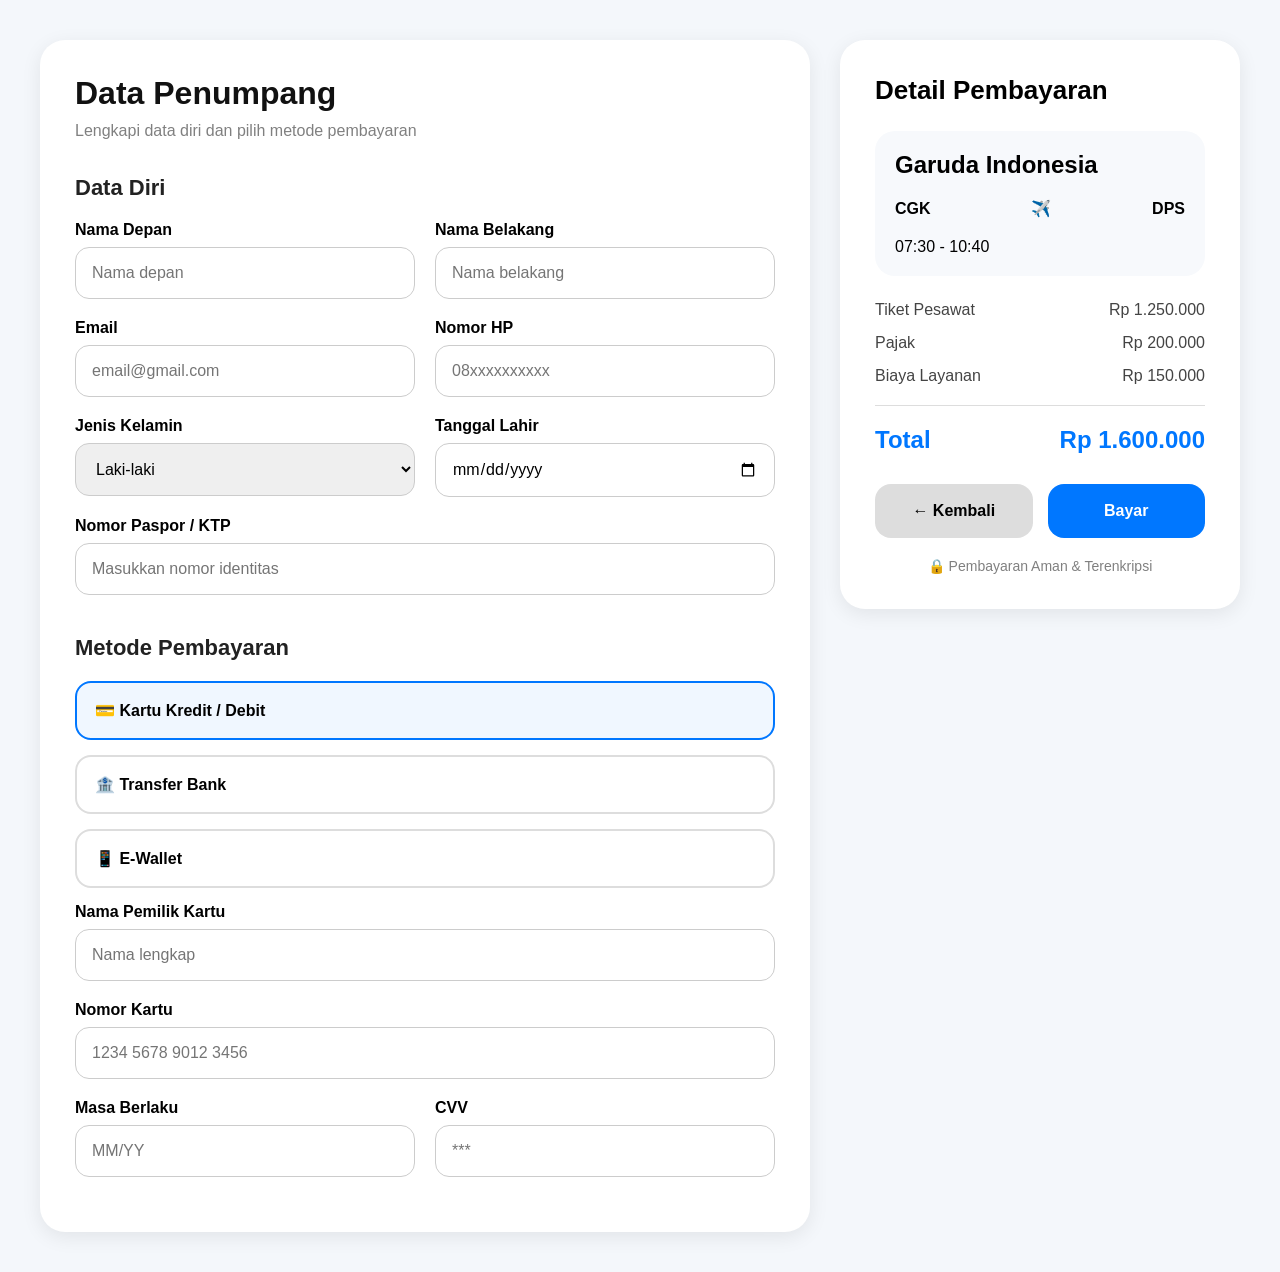
<file: pembayaran bali/pembayaran1.html>
<!DOCTYPE html>
<html lang="id">
<head>
  <meta charset="UTF-8">
  <meta name="viewport" content="width=device-width, initial-scale=1.0">

  <title>Data Diri & Pembayaran</title>
<link rel="icon" href="img/Logo.png">

  <style>

    *{
      margin:0;
      padding:0;
      box-sizing:border-box;
      font-family:Arial, sans-serif;
    }

    body{
      background:#f4f7fb;
      padding:40px 20px;
    }

    .container{
      max-width:1200px;
      margin:auto;
      display:grid;
      grid-template-columns:1fr 400px;
      gap:30px;
    }

    /* LEFT */

    .left{
      background:white;
      border-radius:25px;
      padding:35px;
      box-shadow:0 5px 20px rgba(0,0,0,0.08);
    }

    .title{
      font-size:32px;
      margin-bottom:10px;
      color:#111;
    }

    .subtitle{
      color:gray;
      margin-bottom:35px;
    }

    .section-title{
      font-size:22px;
      margin-bottom:20px;
      color:#222;
    }

    .input-group{
      margin-bottom:20px;
    }

    .input-group label{
      display:block;
      margin-bottom:8px;
      font-weight:600;
    }

    .input-group input,
    .input-group select{
      width:100%;
      padding:16px;
      border:1px solid #ccc;
      border-radius:14px;
      font-size:16px;
      outline:none;
      transition:0.3s;
    }

    .input-group input:focus,
    .input-group select:focus{
      border-color:#0077ff;
      box-shadow:0 0 0 4px rgba(0,119,255,0.1);
    }

    .row{
      display:grid;
      grid-template-columns:1fr 1fr;
      gap:20px;
    }

    /* PAYMENT METHOD */

    .method{
      border:2px solid #ddd;
      padding:18px;
      border-radius:16px;
      margin-bottom:15px;
      cursor:pointer;
      transition:0.3s;
      font-weight:bold;
    }

    .method:hover{
      border-color:#0077ff;
    }

    .method.active{
      border-color:#0077ff;
      background:#f0f7ff;
    }

    /* RIGHT */

    .right{
      background:white;
      border-radius:25px;
      padding:35px;
      height:fit-content;
      box-shadow:0 5px 20px rgba(0,0,0,0.08);
      position:sticky;
      top:20px;
    }

    .summary-title{
      font-size:26px;
      margin-bottom:25px;
    }

    .ticket-card{
      background:#f7f9fc;
      border-radius:20px;
      padding:20px;
      margin-bottom:25px;
    }

    .ticket-card h2{
      margin-bottom:10px;
    }

    .route{
      display:flex;
      justify-content:space-between;
      align-items:center;
      margin:20px 0;
      font-weight:bold;
    }

    .price-row{
      display:flex;
      justify-content:space-between;
      margin-bottom:15px;
      color:#444;
    }

    .line{
      width:100%;
      height:1px;
      background:#ddd;
      margin:20px 0;
    }

    .total{
      font-size:24px;
      font-weight:bold;
      color:#0077ff;
    }

    .button-group{
      display:flex;
      gap:15px;
      margin-top:30px;
    }

    .back-btn,
    .pay-btn{
      flex:1;
      padding:18px;
      border:none;
      border-radius:16px;
      cursor:pointer;
      font-size:16px;
      font-weight:bold;
      transition:0.3s;
    }

    .back-btn{
      background:#ddd;
    }

    .back-btn:hover{
      background:#cfcfcf;
    }

    .pay-btn{
      background:#0077ff;
      color:white;
    }

    .pay-btn:hover{
      background:#005fd1;
    }

    .secure{
      text-align:center;
      margin-top:20px;
      color:gray;
      font-size:14px;
    }

    @media(max-width:900px){

      .container{
        grid-template-columns:1fr;
      }

      .right{
        position:relative;
      }

    }

    @media(max-width:600px){

      .row{
        grid-template-columns:1fr;
      }

      .button-group{
        flex-direction:column;
      }

      .left,
      .right{
        padding:25px;
      }

    }

  </style>
</head>

<body>

  <div class="container">

    <!-- LEFT -->
    <div class="left">

      <h1 class="title">
        Data Penumpang
      </h1>

      <p class="subtitle">
        Lengkapi data diri dan pilih metode pembayaran
      </p>

      <!-- DATA DIRI -->

      <h2 class="section-title">
        Data Diri
      </h2>

      <div class="row">

        <div class="input-group">
          <label>Nama Depan</label>
          <input type="text" placeholder="Nama depan">
        </div>

        <div class="input-group">
          <label>Nama Belakang</label>
          <input type="text" placeholder="Nama belakang">
        </div>

      </div>

      <div class="row">

        <div class="input-group">
          <label>Email</label>
          <input type="email" placeholder="email@gmail.com">
        </div>

        <div class="input-group">
          <label>Nomor HP</label>
          <input type="number" placeholder="08xxxxxxxxxx">
        </div>

      </div>

      <div class="row">

        <div class="input-group">
          <label>Jenis Kelamin</label>

          <select>
            <option>Laki-laki</option>
            <option>Perempuan</option>
          </select>
        </div>

        <div class="input-group">
          <label>Tanggal Lahir</label>
          <input type="date">
        </div>

      </div>

      <div class="input-group">
        <label>Nomor Paspor / KTP</label>
        <input type="text" placeholder="Masukkan nomor identitas">
      </div>

      <!-- PAYMENT -->

      <h2 class="section-title" style="margin-top:40px;">
        Metode Pembayaran
      </h2>

      <div class="method active" onclick="selectMethod(this)">
        💳 Kartu Kredit / Debit
      </div>

      <div class="method" onclick="selectMethod(this)">
        🏦 Transfer Bank
      </div>

      <div class="method" onclick="selectMethod(this)">
        📱 E-Wallet
      </div>

      <!-- CARD -->

      <div class="input-group">
        <label>Nama Pemilik Kartu</label>
        <input type="text" placeholder="Nama lengkap">
      </div>

      <div class="input-group">
        <label>Nomor Kartu</label>
        <input type="text" placeholder="1234 5678 9012 3456">
      </div>

      <div class="row">

        <div class="input-group">
          <label>Masa Berlaku</label>
          <input type="text" placeholder="MM/YY">
        </div>

        <div class="input-group">
          <label>CVV</label>
          <input type="password" placeholder="***">
        </div>

      </div>

    </div>

    <!-- RIGHT -->
    <div class="right">

      <h2 class="summary-title">
        Detail Pembayaran
      </h2>

      <div class="ticket-card">

        <h2>Garuda Indonesia</h2>

        <div class="route">
          <span>CGK</span>
          <span>✈️</span>
          <span>DPS</span>
        </div>

        <p>07:30 - 10:40</p>

      </div>

      <div class="price-row">
        <span>Tiket Pesawat</span>
        <span>Rp 1.250.000</span>
      </div>

      <div class="price-row">
        <span>Pajak</span>
        <span>Rp 200.000</span>
      </div>

      <div class="price-row">
        <span>Biaya Layanan</span>
        <span>Rp 150.000</span>
      </div>

      <div class="line"></div>

      <div class="price-row total">
        <span>Total</span>
        <span>Rp 1.600.000</span>
      </div>

      <div class="button-group">

        <button class="back-btn" onclick="goBack()">
          ← Kembali
        </button>

        <button class="pay-btn" onclick="payNow()">
          Bayar
        </button>

      </div>

      <p class="secure">
        🔒 Pembayaran Aman & Terenkripsi
      </p>

    </div>

  </div>

  <script>

    const methods =
    document.querySelectorAll(".method");

    function selectMethod(selected){

      methods.forEach(method => {
        method.classList.remove("active");
      });

      selected.classList.add("active");

    }

    function goBack(){

      window.history.back();

    }

    function payNow(){

      alert("Pembayaran berhasil!");

      window.location.href = "eticket.html";

    }

  </script>

</body>
</html>
</file>
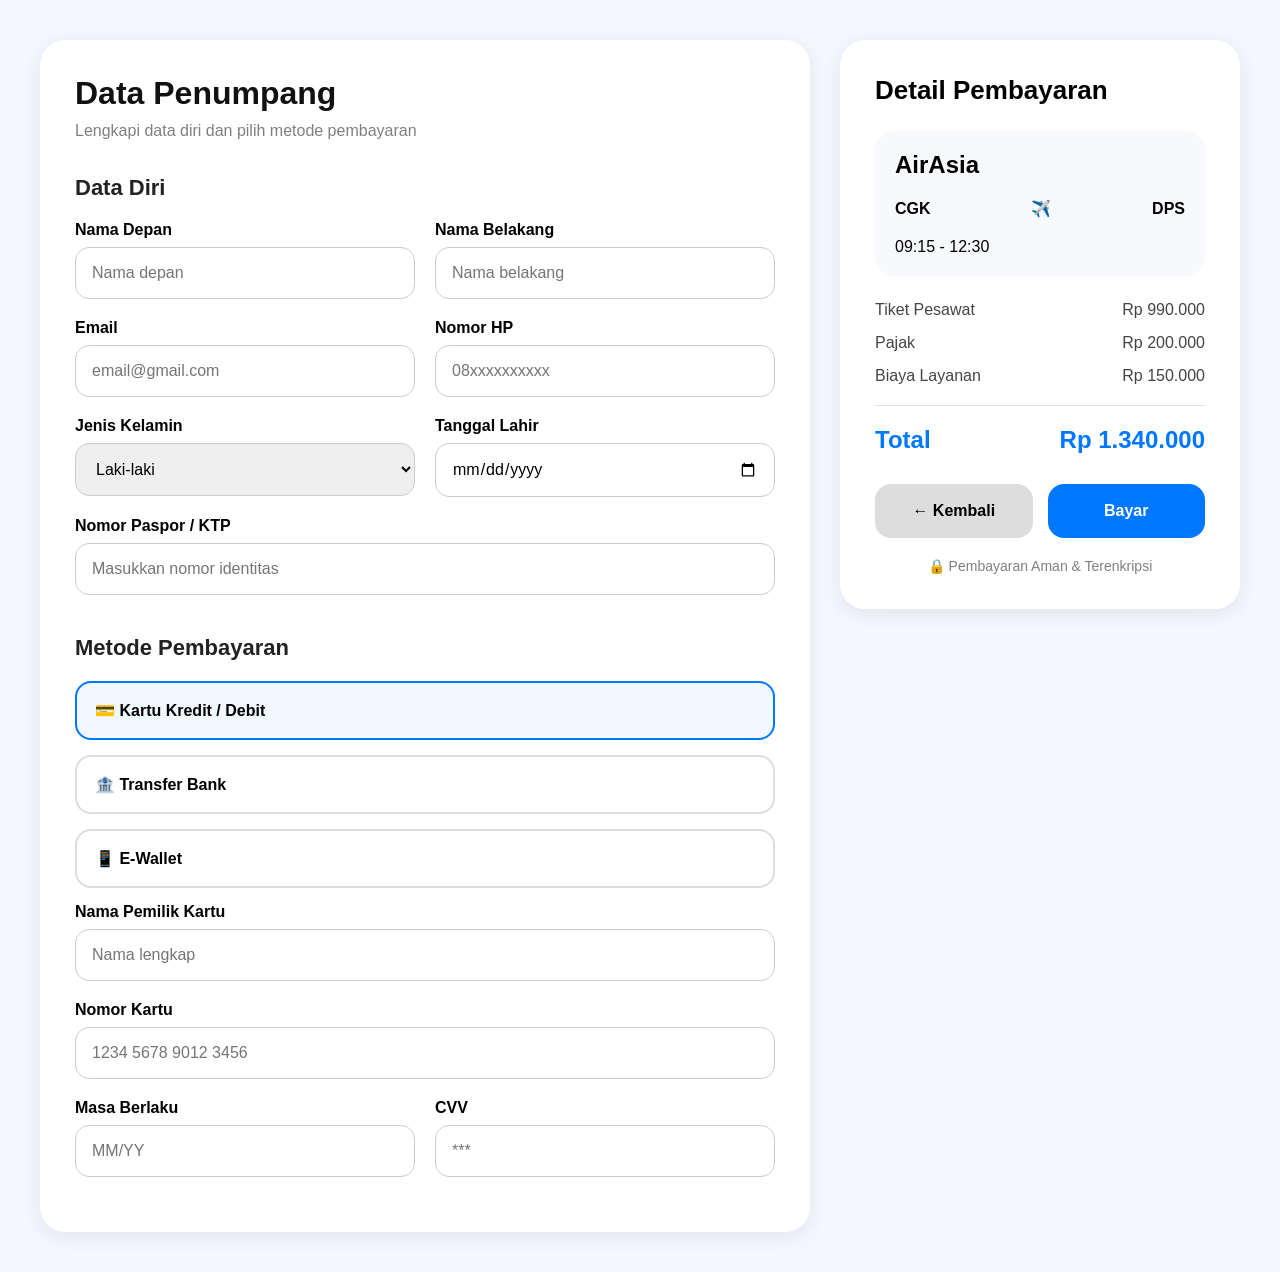
<file: pembayaran bali/pembayaran2.html>
<!DOCTYPE html>
<html lang="id">
<head>
  <meta charset="UTF-8">
  <meta name="viewport" content="width=device-width, initial-scale=1.0">

  <title>Data Diri & Pembayaran</title>
<link rel="icon" href="img/Logo.png">

  <style>

    *{
      margin:0;
      padding:0;
      box-sizing:border-box;
      font-family:Arial, sans-serif;
    }

    body{
      background:#f4f7fb;
      padding:40px 20px;
    }

    .container{
      max-width:1200px;
      margin:auto;
      display:grid;
      grid-template-columns:1fr 400px;
      gap:30px;
    }

    /* LEFT */

    .left{
      background:white;
      border-radius:25px;
      padding:35px;
      box-shadow:0 5px 20px rgba(0,0,0,0.08);
    }

    .title{
      font-size:32px;
      margin-bottom:10px;
      color:#111;
    }

    .subtitle{
      color:gray;
      margin-bottom:35px;
    }

    .section-title{
      font-size:22px;
      margin-bottom:20px;
      color:#222;
    }

    .input-group{
      margin-bottom:20px;
    }

    .input-group label{
      display:block;
      margin-bottom:8px;
      font-weight:600;
    }

    .input-group input,
    .input-group select{
      width:100%;
      padding:16px;
      border:1px solid #ccc;
      border-radius:14px;
      font-size:16px;
      outline:none;
      transition:0.3s;
    }

    .input-group input:focus,
    .input-group select:focus{
      border-color:#0077ff;
      box-shadow:0 0 0 4px rgba(0,119,255,0.1);
    }

    .row{
      display:grid;
      grid-template-columns:1fr 1fr;
      gap:20px;
    }

    /* PAYMENT METHOD */

    .method{
      border:2px solid #ddd;
      padding:18px;
      border-radius:16px;
      margin-bottom:15px;
      cursor:pointer;
      transition:0.3s;
      font-weight:bold;
    }

    .method:hover{
      border-color:#0077ff;
    }

    .method.active{
      border-color:#0077ff;
      background:#f0f7ff;
    }

    /* RIGHT */

    .right{
      background:white;
      border-radius:25px;
      padding:35px;
      height:fit-content;
      box-shadow:0 5px 20px rgba(0,0,0,0.08);
      position:sticky;
      top:20px;
    }

    .summary-title{
      font-size:26px;
      margin-bottom:25px;
    }

    .ticket-card{
      background:#f7f9fc;
      border-radius:20px;
      padding:20px;
      margin-bottom:25px;
    }

    .ticket-card h2{
      margin-bottom:10px;
    }

    .route{
      display:flex;
      justify-content:space-between;
      align-items:center;
      margin:20px 0;
      font-weight:bold;
    }

    .price-row{
      display:flex;
      justify-content:space-between;
      margin-bottom:15px;
      color:#444;
    }

    .line{
      width:100%;
      height:1px;
      background:#ddd;
      margin:20px 0;
    }

    .total{
      font-size:24px;
      font-weight:bold;
      color:#0077ff;
    }

    .button-group{
      display:flex;
      gap:15px;
      margin-top:30px;
    }

    .back-btn,
    .pay-btn{
      flex:1;
      padding:18px;
      border:none;
      border-radius:16px;
      cursor:pointer;
      font-size:16px;
      font-weight:bold;
      transition:0.3s;
    }

    .back-btn{
      background:#ddd;
    }

    .back-btn:hover{
      background:#cfcfcf;
    }

    .pay-btn{
      background:#0077ff;
      color:white;
    }

    .pay-btn:hover{
      background:#005fd1;
    }

    .secure{
      text-align:center;
      margin-top:20px;
      color:gray;
      font-size:14px;
    }

    @media(max-width:900px){

      .container{
        grid-template-columns:1fr;
      }

      .right{
        position:relative;
      }

    }

    @media(max-width:600px){

      .row{
        grid-template-columns:1fr;
      }

      .button-group{
        flex-direction:column;
      }

      .left,
      .right{
        padding:25px;
      }

    }

  </style>
</head>

<body>

  <div class="container">

    <!-- LEFT -->
    <div class="left">

      <h1 class="title">
        Data Penumpang
      </h1>

      <p class="subtitle">
        Lengkapi data diri dan pilih metode pembayaran
      </p>

      <!-- DATA DIRI -->

      <h2 class="section-title">
        Data Diri
      </h2>

      <div class="row">

        <div class="input-group">
          <label>Nama Depan</label>
          <input type="text" placeholder="Nama depan">
        </div>

        <div class="input-group">
          <label>Nama Belakang</label>
          <input type="text" placeholder="Nama belakang">
        </div>

      </div>

      <div class="row">

        <div class="input-group">
          <label>Email</label>
          <input type="email" placeholder="email@gmail.com">
        </div>

        <div class="input-group">
          <label>Nomor HP</label>
          <input type="number" placeholder="08xxxxxxxxxx">
        </div>

      </div>

      <div class="row">

        <div class="input-group">
          <label>Jenis Kelamin</label>

          <select>
            <option>Laki-laki</option>
            <option>Perempuan</option>
          </select>
        </div>

        <div class="input-group">
          <label>Tanggal Lahir</label>
          <input type="date">
        </div>

      </div>

      <div class="input-group">
        <label>Nomor Paspor / KTP</label>
        <input type="text" placeholder="Masukkan nomor identitas">
      </div>

      <!-- PAYMENT -->

      <h2 class="section-title" style="margin-top:40px;">
        Metode Pembayaran
      </h2>

      <div class="method active" onclick="selectMethod(this)">
        💳 Kartu Kredit / Debit
      </div>

      <div class="method" onclick="selectMethod(this)">
        🏦 Transfer Bank
      </div>

      <div class="method" onclick="selectMethod(this)">
        📱 E-Wallet
      </div>

      <!-- CARD -->

      <div class="input-group">
        <label>Nama Pemilik Kartu</label>
        <input type="text" placeholder="Nama lengkap">
      </div>

      <div class="input-group">
        <label>Nomor Kartu</label>
        <input type="text" placeholder="1234 5678 9012 3456">
      </div>

      <div class="row">

        <div class="input-group">
          <label>Masa Berlaku</label>
          <input type="text" placeholder="MM/YY">
        </div>

        <div class="input-group">
          <label>CVV</label>
          <input type="password" placeholder="***">
        </div>

      </div>

    </div>

    <!-- RIGHT -->
    <div class="right">

      <h2 class="summary-title">
        Detail Pembayaran
      </h2>

      <div class="ticket-card">

        <h2>AirAsia</h2>

        <div class="route">
          <span>CGK</span>
          <span>✈️</span>
          <span>DPS</span>
        </div>

        <p>09:15 - 12:30</p>

      </div>

      <div class="price-row">
        <span>Tiket Pesawat</span>
        <span>Rp 990.000</span>
      </div>

      <div class="price-row">
        <span>Pajak</span>
        <span>Rp 200.000</span>
      </div>

      <div class="price-row">
        <span>Biaya Layanan</span>
        <span>Rp 150.000</span>
      </div>

      <div class="line"></div>

      <div class="price-row total">
        <span>Total</span>
        <span>Rp 1.340.000</span>
      </div>

      <div class="button-group">

        <button class="back-btn" onclick="goBack()">
          ← Kembali
        </button>

        <button class="pay-btn" onclick="payNow()">
          Bayar
        </button>

      </div>

      <p class="secure">
        🔒 Pembayaran Aman & Terenkripsi
      </p>

    </div>

  </div>

  <script>

    const methods =
    document.querySelectorAll(".method");

    function selectMethod(selected){

      methods.forEach(method => {
        method.classList.remove("active");
      });

      selected.classList.add("active");

    }

    function goBack(){

      window.history.back();

    }

    function payNow(){

      alert("Pembayaran berhasil!");

      window.location.href = "eticket.html";

    }

  </script>

</body>
</html>
</file>
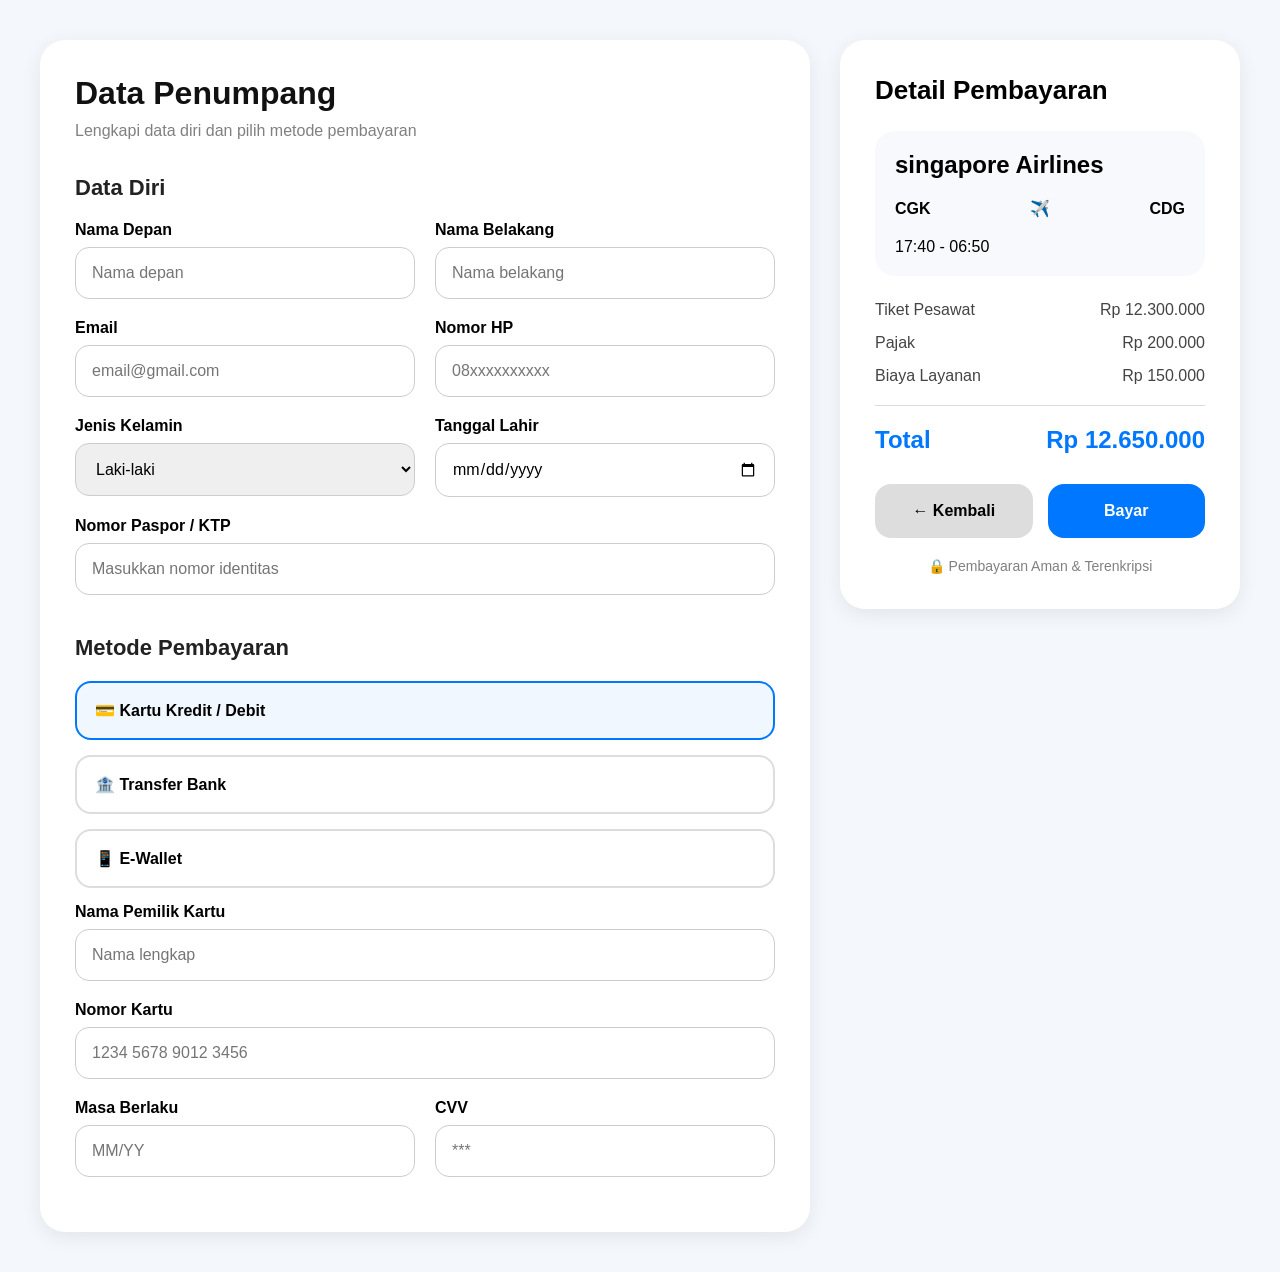
<file: pembayaran paris/pembayaran1.html>
<!DOCTYPE html>
<html lang="id">
<head>
  <meta charset="UTF-8">
  <meta name="viewport" content="width=device-width, initial-scale=1.0">

  <title>Data Diri & Pembayaran</title>
<link rel="icon" href="img/Logo.png">

  <style>

    *{
      margin:0;
      padding:0;
      box-sizing:border-box;
      font-family:Arial, sans-serif;
    }

    body{
      background:#f4f7fb;
      padding:40px 20px;
    }

    .container{
      max-width:1200px;
      margin:auto;
      display:grid;
      grid-template-columns:1fr 400px;
      gap:30px;
    }

    /* LEFT */

    .left{
      background:white;
      border-radius:25px;
      padding:35px;
      box-shadow:0 5px 20px rgba(0,0,0,0.08);
    }

    .title{
      font-size:32px;
      margin-bottom:10px;
      color:#111;
    }

    .subtitle{
      color:gray;
      margin-bottom:35px;
    }

    .section-title{
      font-size:22px;
      margin-bottom:20px;
      color:#222;
    }

    .input-group{
      margin-bottom:20px;
    }

    .input-group label{
      display:block;
      margin-bottom:8px;
      font-weight:600;
    }

    .input-group input,
    .input-group select{
      width:100%;
      padding:16px;
      border:1px solid #ccc;
      border-radius:14px;
      font-size:16px;
      outline:none;
      transition:0.3s;
    }

    .input-group input:focus,
    .input-group select:focus{
      border-color:#0077ff;
      box-shadow:0 0 0 4px rgba(0,119,255,0.1);
    }

    .row{
      display:grid;
      grid-template-columns:1fr 1fr;
      gap:20px;
    }

    /* PAYMENT METHOD */

    .method{
      border:2px solid #ddd;
      padding:18px;
      border-radius:16px;
      margin-bottom:15px;
      cursor:pointer;
      transition:0.3s;
      font-weight:bold;
    }

    .method:hover{
      border-color:#0077ff;
    }

    .method.active{
      border-color:#0077ff;
      background:#f0f7ff;
    }

    /* RIGHT */

    .right{
      background:white;
      border-radius:25px;
      padding:35px;
      height:fit-content;
      box-shadow:0 5px 20px rgba(0,0,0,0.08);
      position:sticky;
      top:20px;
    }

    .summary-title{
      font-size:26px;
      margin-bottom:25px;
    }

    .ticket-card{
      background:#f7f9fc;
      border-radius:20px;
      padding:20px;
      margin-bottom:25px;
    }

    .ticket-card h2{
      margin-bottom:10px;
    }

    .route{
      display:flex;
      justify-content:space-between;
      align-items:center;
      margin:20px 0;
      font-weight:bold;
    }

    .price-row{
      display:flex;
      justify-content:space-between;
      margin-bottom:15px;
      color:#444;
    }

    .line{
      width:100%;
      height:1px;
      background:#ddd;
      margin:20px 0;
    }

    .total{
      font-size:24px;
      font-weight:bold;
      color:#0077ff;
    }

    .button-group{
      display:flex;
      gap:15px;
      margin-top:30px;
    }

    .back-btn,
    .pay-btn{
      flex:1;
      padding:18px;
      border:none;
      border-radius:16px;
      cursor:pointer;
      font-size:16px;
      font-weight:bold;
      transition:0.3s;
    }

    .back-btn{
      background:#ddd;
    }

    .back-btn:hover{
      background:#cfcfcf;
    }

    .pay-btn{
      background:#0077ff;
      color:white;
    }

    .pay-btn:hover{
      background:#005fd1;
    }

    .secure{
      text-align:center;
      margin-top:20px;
      color:gray;
      font-size:14px;
    }

    @media(max-width:900px){

      .container{
        grid-template-columns:1fr;
      }

      .right{
        position:relative;
      }

    }

    @media(max-width:600px){

      .row{
        grid-template-columns:1fr;
      }

      .button-group{
        flex-direction:column;
      }

      .left,
      .right{
        padding:25px;
      }

    }

  </style>
</head>

<body>

  <div class="container">

    <!-- LEFT -->
    <div class="left">

      <h1 class="title">
        Data Penumpang
      </h1>

      <p class="subtitle">
        Lengkapi data diri dan pilih metode pembayaran
      </p>

      <!-- DATA DIRI -->

      <h2 class="section-title">
        Data Diri
      </h2>

      <div class="row">

        <div class="input-group">
          <label>Nama Depan</label>
          <input type="text" placeholder="Nama depan">
        </div>

        <div class="input-group">
          <label>Nama Belakang</label>
          <input type="text" placeholder="Nama belakang">
        </div>

      </div>

      <div class="row">

        <div class="input-group">
          <label>Email</label>
          <input type="email" placeholder="email@gmail.com">
        </div>

        <div class="input-group">
          <label>Nomor HP</label>
          <input type="number" placeholder="08xxxxxxxxxx">
        </div>

      </div>

      <div class="row">

        <div class="input-group">
          <label>Jenis Kelamin</label>

          <select>
            <option>Laki-laki</option>
            <option>Perempuan</option>
          </select>
        </div>

        <div class="input-group">
          <label>Tanggal Lahir</label>
          <input type="date">
        </div>

      </div>

      <div class="input-group">
        <label>Nomor Paspor / KTP</label>
        <input type="text" placeholder="Masukkan nomor identitas">
      </div>

      <!-- PAYMENT -->

      <h2 class="section-title" style="margin-top:40px;">
        Metode Pembayaran
      </h2>

      <div class="method active" onclick="selectMethod(this)">
        💳 Kartu Kredit / Debit
      </div>

      <div class="method" onclick="selectMethod(this)">
        🏦 Transfer Bank
      </div>

      <div class="method" onclick="selectMethod(this)">
        📱 E-Wallet
      </div>

      <!-- CARD -->

      <div class="input-group">
        <label>Nama Pemilik Kartu</label>
        <input type="text" placeholder="Nama lengkap">
      </div>

      <div class="input-group">
        <label>Nomor Kartu</label>
        <input type="text" placeholder="1234 5678 9012 3456">
      </div>

      <div class="row">

        <div class="input-group">
          <label>Masa Berlaku</label>
          <input type="text" placeholder="MM/YY">
        </div>

        <div class="input-group">
          <label>CVV</label>
          <input type="password" placeholder="***">
        </div>

      </div>

    </div>

    <!-- RIGHT -->
    <div class="right">

      <h2 class="summary-title">
        Detail Pembayaran
      </h2>

      <div class="ticket-card">

        <h2>singapore Airlines</h2>

        <div class="route">
          <span>CGK</span>
          <span>✈️</span>
          <span>CDG</span>
        </div>

        <p>17:40 - 06:50</p>

      </div>

      <div class="price-row">
        <span>Tiket Pesawat</span>
        <span>Rp 12.300.000</span>
      </div>

      <div class="price-row">
        <span>Pajak</span>
        <span>Rp 200.000</span>
      </div>

      <div class="price-row">
        <span>Biaya Layanan</span>
        <span>Rp 150.000</span>
      </div>

      <div class="line"></div>

      <div class="price-row total">
        <span>Total</span>
        <span>Rp 12.650.000</span>
      </div>

      <div class="button-group">

        <button class="back-btn" onclick="goBack()">
          ← Kembali
        </button>

        <button class="pay-btn" onclick="payNow()">
          Bayar
        </button>

      </div>

      <p class="secure">
        🔒 Pembayaran Aman & Terenkripsi
      </p>

    </div>

  </div>

  <script>

    const methods =
    document.querySelectorAll(".method");

    function selectMethod(selected){

      methods.forEach(method => {
        method.classList.remove("active");
      });

      selected.classList.add("active");

    }

    function goBack(){

      window.history.back();

    }

    function payNow(){

      alert("Pembayaran berhasil!");

      window.location.href = "eticket.html";

    }

  </script>

</body>
</html>
</file>
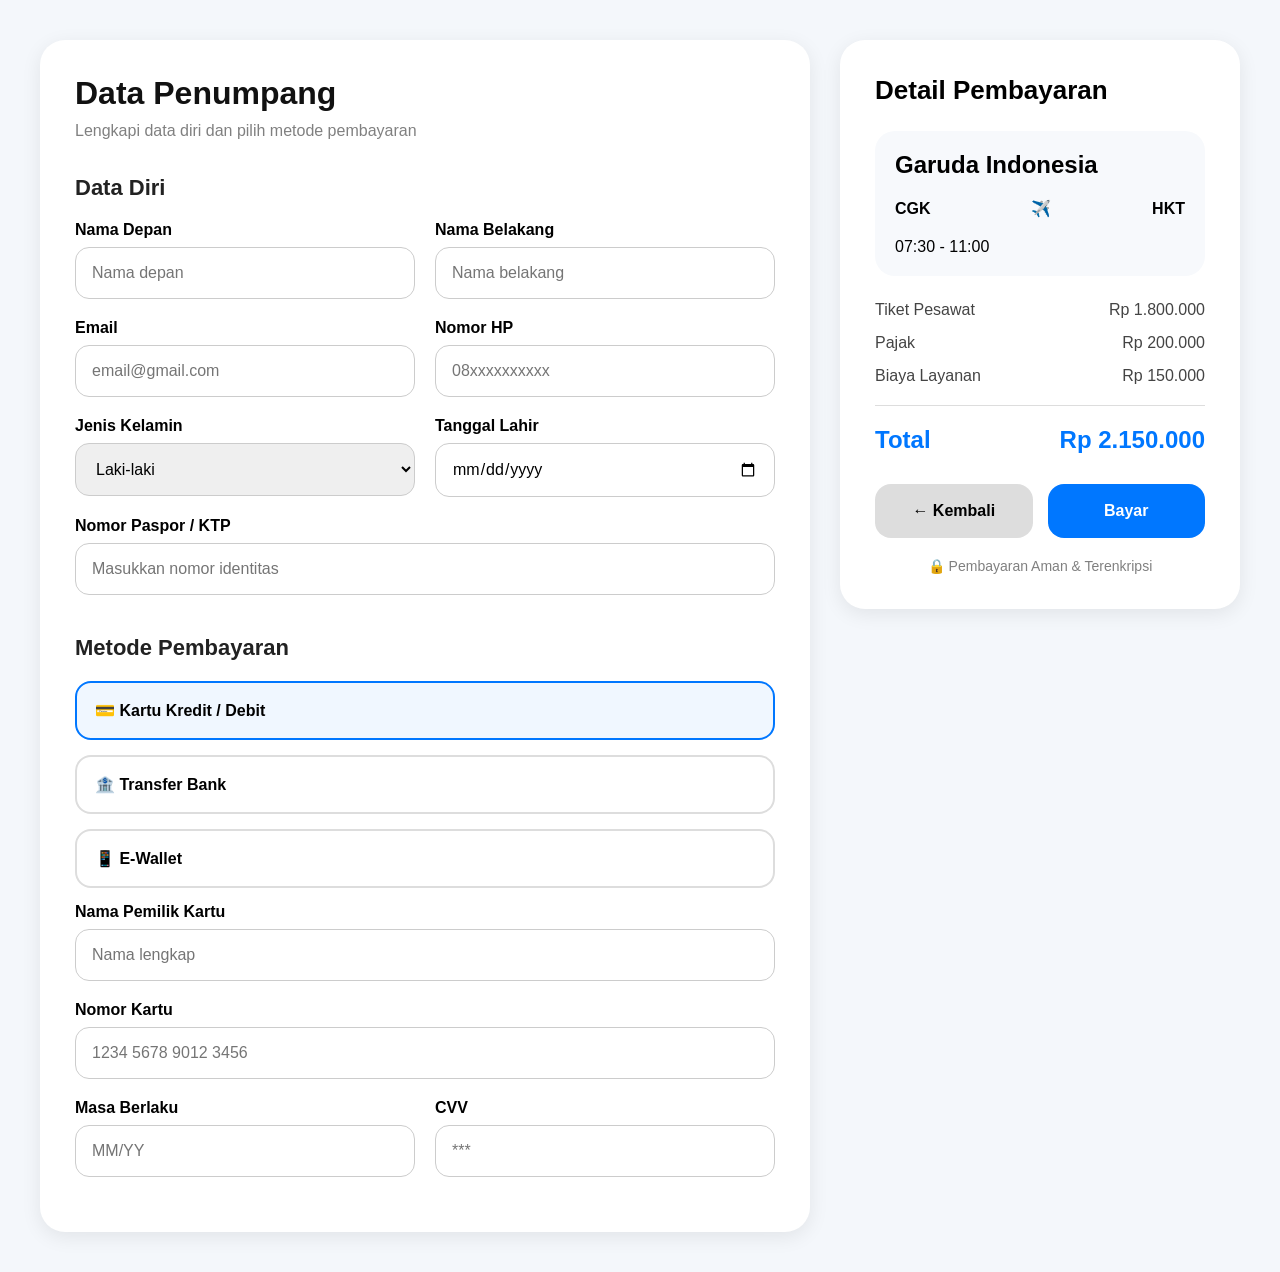
<file: pembayaran phuket/pembayaran1.html>
<!DOCTYPE html>
<html lang="id">
<head>
  <meta charset="UTF-8">
  <meta name="viewport" content="width=device-width, initial-scale=1.0">

  <title>Data Diri & Pembayaran</title>
<link rel="icon" href="img/Logo.png">

  <style>

    *{
      margin:0;
      padding:0;
      box-sizing:border-box;
      font-family:Arial, sans-serif;
    }

    body{
      background:#f4f7fb;
      padding:40px 20px;
    }

    .container{
      max-width:1200px;
      margin:auto;
      display:grid;
      grid-template-columns:1fr 400px;
      gap:30px;
    }

    /* LEFT */

    .left{
      background:white;
      border-radius:25px;
      padding:35px;
      box-shadow:0 5px 20px rgba(0,0,0,0.08);
    }

    .title{
      font-size:32px;
      margin-bottom:10px;
      color:#111;
    }

    .subtitle{
      color:gray;
      margin-bottom:35px;
    }

    .section-title{
      font-size:22px;
      margin-bottom:20px;
      color:#222;
    }

    .input-group{
      margin-bottom:20px;
    }

    .input-group label{
      display:block;
      margin-bottom:8px;
      font-weight:600;
    }

    .input-group input,
    .input-group select{
      width:100%;
      padding:16px;
      border:1px solid #ccc;
      border-radius:14px;
      font-size:16px;
      outline:none;
      transition:0.3s;
    }

    .input-group input:focus,
    .input-group select:focus{
      border-color:#0077ff;
      box-shadow:0 0 0 4px rgba(0,119,255,0.1);
    }

    .row{
      display:grid;
      grid-template-columns:1fr 1fr;
      gap:20px;
    }

    /* PAYMENT METHOD */

    .method{
      border:2px solid #ddd;
      padding:18px;
      border-radius:16px;
      margin-bottom:15px;
      cursor:pointer;
      transition:0.3s;
      font-weight:bold;
    }

    .method:hover{
      border-color:#0077ff;
    }

    .method.active{
      border-color:#0077ff;
      background:#f0f7ff;
    }

    /* RIGHT */

    .right{
      background:white;
      border-radius:25px;
      padding:35px;
      height:fit-content;
      box-shadow:0 5px 20px rgba(0,0,0,0.08);
      position:sticky;
      top:20px;
    }

    .summary-title{
      font-size:26px;
      margin-bottom:25px;
    }

    .ticket-card{
      background:#f7f9fc;
      border-radius:20px;
      padding:20px;
      margin-bottom:25px;
    }

    .ticket-card h2{
      margin-bottom:10px;
    }

    .route{
      display:flex;
      justify-content:space-between;
      align-items:center;
      margin:20px 0;
      font-weight:bold;
    }

    .price-row{
      display:flex;
      justify-content:space-between;
      margin-bottom:15px;
      color:#444;
    }

    .line{
      width:100%;
      height:1px;
      background:#ddd;
      margin:20px 0;
    }

    .total{
      font-size:24px;
      font-weight:bold;
      color:#0077ff;
    }

    .button-group{
      display:flex;
      gap:15px;
      margin-top:30px;
    }

    .back-btn,
    .pay-btn{
      flex:1;
      padding:18px;
      border:none;
      border-radius:16px;
      cursor:pointer;
      font-size:16px;
      font-weight:bold;
      transition:0.3s;
    }

    .back-btn{
      background:#ddd;
    }

    .back-btn:hover{
      background:#cfcfcf;
    }

    .pay-btn{
      background:#0077ff;
      color:white;
    }

    .pay-btn:hover{
      background:#005fd1;
    }

    .secure{
      text-align:center;
      margin-top:20px;
      color:gray;
      font-size:14px;
    }

    @media(max-width:900px){

      .container{
        grid-template-columns:1fr;
      }

      .right{
        position:relative;
      }

    }

    @media(max-width:600px){

      .row{
        grid-template-columns:1fr;
      }

      .button-group{
        flex-direction:column;
      }

      .left,
      .right{
        padding:25px;
      }

    }

  </style>
</head>

<body>

  <div class="container">

    <!-- LEFT -->
    <div class="left">

      <h1 class="title">
        Data Penumpang
      </h1>

      <p class="subtitle">
        Lengkapi data diri dan pilih metode pembayaran
      </p>

      <!-- DATA DIRI -->

      <h2 class="section-title">
        Data Diri
      </h2>

      <div class="row">

        <div class="input-group">
          <label>Nama Depan</label>
          <input type="text" placeholder="Nama depan">
        </div>

        <div class="input-group">
          <label>Nama Belakang</label>
          <input type="text" placeholder="Nama belakang">
        </div>

      </div>

      <div class="row">

        <div class="input-group">
          <label>Email</label>
          <input type="email" placeholder="email@gmail.com">
        </div>

        <div class="input-group">
          <label>Nomor HP</label>
          <input type="number" placeholder="08xxxxxxxxxx">
        </div>

      </div>

      <div class="row">

        <div class="input-group">
          <label>Jenis Kelamin</label>

          <select>
            <option>Laki-laki</option>
            <option>Perempuan</option>
          </select>
        </div>

        <div class="input-group">
          <label>Tanggal Lahir</label>
          <input type="date">
        </div>

      </div>

      <div class="input-group">
        <label>Nomor Paspor / KTP</label>
        <input type="text" placeholder="Masukkan nomor identitas">
      </div>

      <!-- PAYMENT -->

      <h2 class="section-title" style="margin-top:40px;">
        Metode Pembayaran
      </h2>

      <div class="method active" onclick="selectMethod(this)">
        💳 Kartu Kredit / Debit
      </div>

      <div class="method" onclick="selectMethod(this)">
        🏦 Transfer Bank
      </div>

      <div class="method" onclick="selectMethod(this)">
        📱 E-Wallet
      </div>

      <!-- CARD -->

      <div class="input-group">
        <label>Nama Pemilik Kartu</label>
        <input type="text" placeholder="Nama lengkap">
      </div>

      <div class="input-group">
        <label>Nomor Kartu</label>
        <input type="text" placeholder="1234 5678 9012 3456">
      </div>

      <div class="row">

        <div class="input-group">
          <label>Masa Berlaku</label>
          <input type="text" placeholder="MM/YY">
        </div>

        <div class="input-group">
          <label>CVV</label>
          <input type="password" placeholder="***">
        </div>

      </div>

    </div>

    <!-- RIGHT -->
    <div class="right">

      <h2 class="summary-title">
        Detail Pembayaran
      </h2>

      <div class="ticket-card">

        <h2>Garuda Indonesia</h2>

        <div class="route">
          <span>CGK</span>
          <span>✈️</span>
          <span>HKT</span>
        </div>

        <p>07:30 - 11:00</p>

      </div>

      <div class="price-row">
        <span>Tiket Pesawat</span>
        <span>Rp 1.800.000</span>
      </div>

      <div class="price-row">
        <span>Pajak</span>
        <span>Rp 200.000</span>
      </div>

      <div class="price-row">
        <span>Biaya Layanan</span>
        <span>Rp 150.000</span>
      </div>

      <div class="line"></div>

      <div class="price-row total">
        <span>Total</span>
        <span>Rp 2.150.000</span>
      </div>

      <div class="button-group">

        <button class="back-btn" onclick="goBack()">
          ← Kembali
        </button>

        <button class="pay-btn" onclick="payNow()">
          Bayar
        </button>

      </div>

      <p class="secure">
        🔒 Pembayaran Aman & Terenkripsi
      </p>

    </div>

  </div>

  <script>

    const methods =
    document.querySelectorAll(".method");

    function selectMethod(selected){

      methods.forEach(method => {
        method.classList.remove("active");
      });

      selected.classList.add("active");

    }

    function goBack(){

      window.history.back();

    }

    function payNow(){

      alert("Pembayaran berhasil!");

      window.location.href = "eticket.html";

    }

  </script>

</body>
</html>
</file>
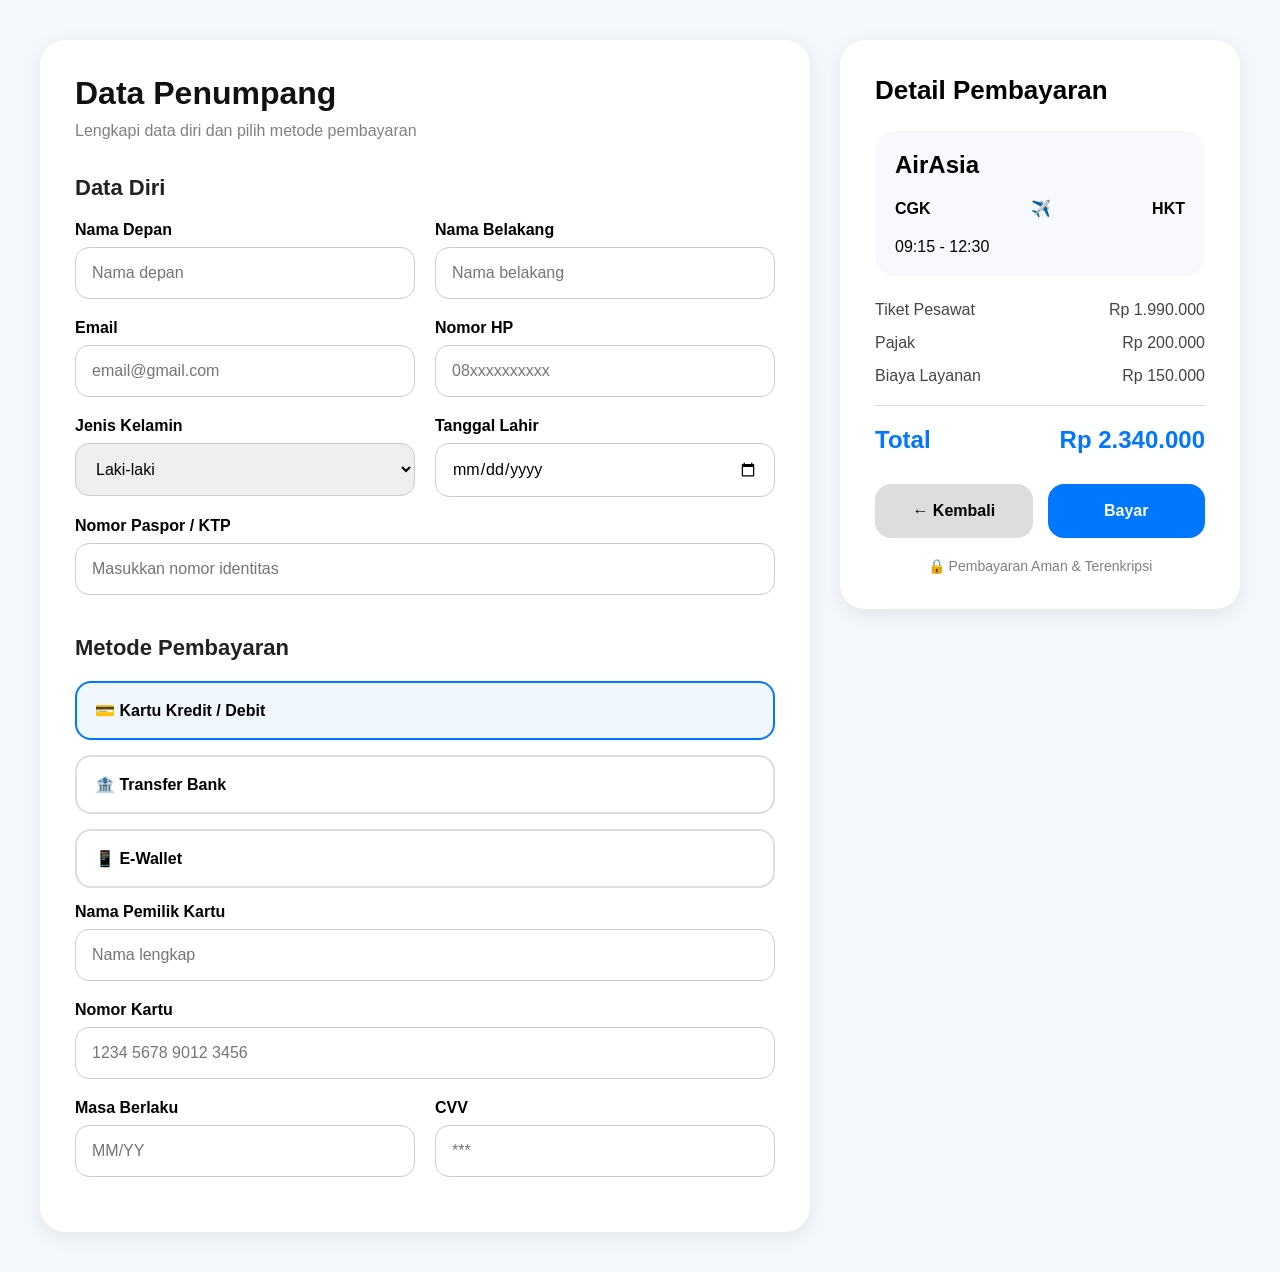
<file: pembayaran phuket/pembayaran2.html>
<!DOCTYPE html>
<html lang="id">
<head>
  <meta charset="UTF-8">
  <meta name="viewport" content="width=device-width, initial-scale=1.0">

  <title>Data Diri & Pembayaran</title>
<link rel="icon" href="img/Logo.png">

  <style>

    *{
      margin:0;
      padding:0;
      box-sizing:border-box;
      font-family:Arial, sans-serif;
    }

    body{
      background:#f4f7fb;
      padding:40px 20px;
    }

    .container{
      max-width:1200px;
      margin:auto;
      display:grid;
      grid-template-columns:1fr 400px;
      gap:30px;
    }

    /* LEFT */

    .left{
      background:white;
      border-radius:25px;
      padding:35px;
      box-shadow:0 5px 20px rgba(0,0,0,0.08);
    }

    .title{
      font-size:32px;
      margin-bottom:10px;
      color:#111;
    }

    .subtitle{
      color:gray;
      margin-bottom:35px;
    }

    .section-title{
      font-size:22px;
      margin-bottom:20px;
      color:#222;
    }

    .input-group{
      margin-bottom:20px;
    }

    .input-group label{
      display:block;
      margin-bottom:8px;
      font-weight:600;
    }

    .input-group input,
    .input-group select{
      width:100%;
      padding:16px;
      border:1px solid #ccc;
      border-radius:14px;
      font-size:16px;
      outline:none;
      transition:0.3s;
    }

    .input-group input:focus,
    .input-group select:focus{
      border-color:#0077ff;
      box-shadow:0 0 0 4px rgba(0,119,255,0.1);
    }

    .row{
      display:grid;
      grid-template-columns:1fr 1fr;
      gap:20px;
    }

    /* PAYMENT METHOD */

    .method{
      border:2px solid #ddd;
      padding:18px;
      border-radius:16px;
      margin-bottom:15px;
      cursor:pointer;
      transition:0.3s;
      font-weight:bold;
    }

    .method:hover{
      border-color:#0077ff;
    }

    .method.active{
      border-color:#0077ff;
      background:#f0f7ff;
    }

    /* RIGHT */

    .right{
      background:white;
      border-radius:25px;
      padding:35px;
      height:fit-content;
      box-shadow:0 5px 20px rgba(0,0,0,0.08);
      position:sticky;
      top:20px;
    }

    .summary-title{
      font-size:26px;
      margin-bottom:25px;
    }

    .ticket-card{
      background:#f7f9fc;
      border-radius:20px;
      padding:20px;
      margin-bottom:25px;
    }

    .ticket-card h2{
      margin-bottom:10px;
    }

    .route{
      display:flex;
      justify-content:space-between;
      align-items:center;
      margin:20px 0;
      font-weight:bold;
    }

    .price-row{
      display:flex;
      justify-content:space-between;
      margin-bottom:15px;
      color:#444;
    }

    .line{
      width:100%;
      height:1px;
      background:#ddd;
      margin:20px 0;
    }

    .total{
      font-size:24px;
      font-weight:bold;
      color:#0077ff;
    }

    .button-group{
      display:flex;
      gap:15px;
      margin-top:30px;
    }

    .back-btn,
    .pay-btn{
      flex:1;
      padding:18px;
      border:none;
      border-radius:16px;
      cursor:pointer;
      font-size:16px;
      font-weight:bold;
      transition:0.3s;
    }

    .back-btn{
      background:#ddd;
    }

    .back-btn:hover{
      background:#cfcfcf;
    }

    .pay-btn{
      background:#0077ff;
      color:white;
    }

    .pay-btn:hover{
      background:#005fd1;
    }

    .secure{
      text-align:center;
      margin-top:20px;
      color:gray;
      font-size:14px;
    }

    @media(max-width:900px){

      .container{
        grid-template-columns:1fr;
      }

      .right{
        position:relative;
      }

    }

    @media(max-width:600px){

      .row{
        grid-template-columns:1fr;
      }

      .button-group{
        flex-direction:column;
      }

      .left,
      .right{
        padding:25px;
      }

    }

  </style>
</head>

<body>

  <div class="container">

    <!-- LEFT -->
    <div class="left">

      <h1 class="title">
        Data Penumpang
      </h1>

      <p class="subtitle">
        Lengkapi data diri dan pilih metode pembayaran
      </p>

      <!-- DATA DIRI -->

      <h2 class="section-title">
        Data Diri
      </h2>

      <div class="row">

        <div class="input-group">
          <label>Nama Depan</label>
          <input type="text" placeholder="Nama depan">
        </div>

        <div class="input-group">
          <label>Nama Belakang</label>
          <input type="text" placeholder="Nama belakang">
        </div>

      </div>

      <div class="row">

        <div class="input-group">
          <label>Email</label>
          <input type="email" placeholder="email@gmail.com">
        </div>

        <div class="input-group">
          <label>Nomor HP</label>
          <input type="number" placeholder="08xxxxxxxxxx">
        </div>

      </div>

      <div class="row">

        <div class="input-group">
          <label>Jenis Kelamin</label>

          <select>
            <option>Laki-laki</option>
            <option>Perempuan</option>
          </select>
        </div>

        <div class="input-group">
          <label>Tanggal Lahir</label>
          <input type="date">
        </div>

      </div>

      <div class="input-group">
        <label>Nomor Paspor / KTP</label>
        <input type="text" placeholder="Masukkan nomor identitas">
      </div>

      <!-- PAYMENT -->

      <h2 class="section-title" style="margin-top:40px;">
        Metode Pembayaran
      </h2>

      <div class="method active" onclick="selectMethod(this)">
        💳 Kartu Kredit / Debit
      </div>

      <div class="method" onclick="selectMethod(this)">
        🏦 Transfer Bank
      </div>

      <div class="method" onclick="selectMethod(this)">
        📱 E-Wallet
      </div>

      <!-- CARD -->

      <div class="input-group">
        <label>Nama Pemilik Kartu</label>
        <input type="text" placeholder="Nama lengkap">
      </div>

      <div class="input-group">
        <label>Nomor Kartu</label>
        <input type="text" placeholder="1234 5678 9012 3456">
      </div>

      <div class="row">

        <div class="input-group">
          <label>Masa Berlaku</label>
          <input type="text" placeholder="MM/YY">
        </div>

        <div class="input-group">
          <label>CVV</label>
          <input type="password" placeholder="***">
        </div>

      </div>

    </div>

    <!-- RIGHT -->
    <div class="right">

      <h2 class="summary-title">
        Detail Pembayaran
      </h2>

      <div class="ticket-card">

        <h2>AirAsia</h2>

        <div class="route">
          <span>CGK</span>
          <span>✈️</span>
          <span>HKT</span>
        </div>

        <p>09:15 - 12:30</p>

      </div>

      <div class="price-row">
        <span>Tiket Pesawat</span>
        <span>Rp 1.990.000</span>
      </div>

      <div class="price-row">
        <span>Pajak</span>
        <span>Rp 200.000</span>
      </div>

      <div class="price-row">
        <span>Biaya Layanan</span>
        <span>Rp 150.000</span>
      </div>

      <div class="line"></div>

      <div class="price-row total">
        <span>Total</span>
        <span>Rp 2.340.000</span>
      </div>

      <div class="button-group">

        <button class="back-btn" onclick="goBack()">
          ← Kembali
        </button>

        <button class="pay-btn" onclick="payNow()">
          Bayar
        </button>

      </div>

      <p class="secure">
        🔒 Pembayaran Aman & Terenkripsi
      </p>

    </div>

  </div>

  <script>

    const methods =
    document.querySelectorAll(".method");

    function selectMethod(selected){

      methods.forEach(method => {
        method.classList.remove("active");
      });

      selected.classList.add("active");

    }

    function goBack(){

      window.history.back();

    }

    function payNow(){

      alert("Pembayaran berhasil!");

      window.location.href = "eticket.html";

    }

  </script>

</body>
</html>
</file>
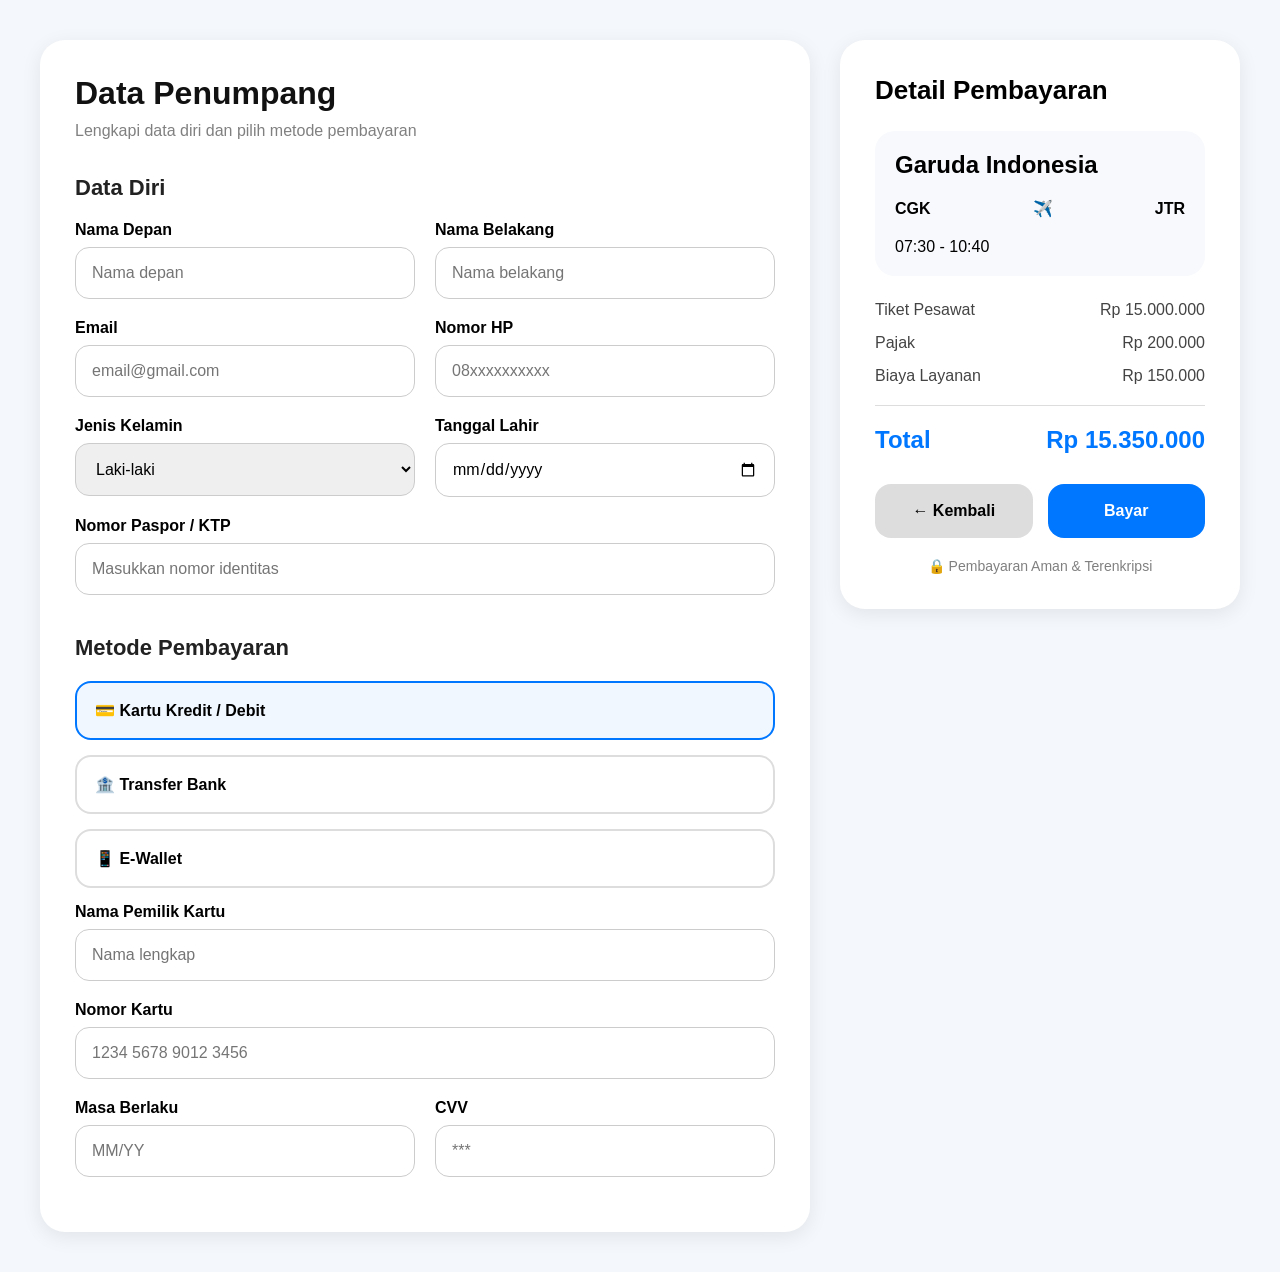
<file: pembayaran santorini/pembayaran1.html>
<!DOCTYPE html>
<html lang="id">
<head>
  <meta charset="UTF-8">
  <meta name="viewport" content="width=device-width, initial-scale=1.0">

  <title>Data Diri & Pembayaran</title>
<link rel="icon" href="img/Logo.png">

  <style>

    *{
      margin:0;
      padding:0;
      box-sizing:border-box;
      font-family:Arial, sans-serif;
    }

    body{
      background:#f4f7fb;
      padding:40px 20px;
    }

    .container{
      max-width:1200px;
      margin:auto;
      display:grid;
      grid-template-columns:1fr 400px;
      gap:30px;
    }

    /* LEFT */

    .left{
      background:white;
      border-radius:25px;
      padding:35px;
      box-shadow:0 5px 20px rgba(0,0,0,0.08);
    }

    .title{
      font-size:32px;
      margin-bottom:10px;
      color:#111;
    }

    .subtitle{
      color:gray;
      margin-bottom:35px;
    }

    .section-title{
      font-size:22px;
      margin-bottom:20px;
      color:#222;
    }

    .input-group{
      margin-bottom:20px;
    }

    .input-group label{
      display:block;
      margin-bottom:8px;
      font-weight:600;
    }

    .input-group input,
    .input-group select{
      width:100%;
      padding:16px;
      border:1px solid #ccc;
      border-radius:14px;
      font-size:16px;
      outline:none;
      transition:0.3s;
    }

    .input-group input:focus,
    .input-group select:focus{
      border-color:#0077ff;
      box-shadow:0 0 0 4px rgba(0,119,255,0.1);
    }

    .row{
      display:grid;
      grid-template-columns:1fr 1fr;
      gap:20px;
    }

    /* PAYMENT METHOD */

    .method{
      border:2px solid #ddd;
      padding:18px;
      border-radius:16px;
      margin-bottom:15px;
      cursor:pointer;
      transition:0.3s;
      font-weight:bold;
    }

    .method:hover{
      border-color:#0077ff;
    }

    .method.active{
      border-color:#0077ff;
      background:#f0f7ff;
    }

    /* RIGHT */

    .right{
      background:white;
      border-radius:25px;
      padding:35px;
      height:fit-content;
      box-shadow:0 5px 20px rgba(0,0,0,0.08);
      position:sticky;
      top:20px;
    }

    .summary-title{
      font-size:26px;
      margin-bottom:25px;
    }

    .ticket-card{
      background:#f7f9fc;
      border-radius:20px;
      padding:20px;
      margin-bottom:25px;
    }

    .ticket-card h2{
      margin-bottom:10px;
    }

    .route{
      display:flex;
      justify-content:space-between;
      align-items:center;
      margin:20px 0;
      font-weight:bold;
    }

    .price-row{
      display:flex;
      justify-content:space-between;
      margin-bottom:15px;
      color:#444;
    }

    .line{
      width:100%;
      height:1px;
      background:#ddd;
      margin:20px 0;
    }

    .total{
      font-size:24px;
      font-weight:bold;
      color:#0077ff;
    }

    .button-group{
      display:flex;
      gap:15px;
      margin-top:30px;
    }

    .back-btn,
    .pay-btn{
      flex:1;
      padding:18px;
      border:none;
      border-radius:16px;
      cursor:pointer;
      font-size:16px;
      font-weight:bold;
      transition:0.3s;
    }

    .back-btn{
      background:#ddd;
    }

    .back-btn:hover{
      background:#cfcfcf;
    }

    .pay-btn{
      background:#0077ff;
      color:white;
    }

    .pay-btn:hover{
      background:#005fd1;
    }

    .secure{
      text-align:center;
      margin-top:20px;
      color:gray;
      font-size:14px;
    }

    @media(max-width:900px){

      .container{
        grid-template-columns:1fr;
      }

      .right{
        position:relative;
      }

    }

    @media(max-width:600px){

      .row{
        grid-template-columns:1fr;
      }

      .button-group{
        flex-direction:column;
      }

      .left,
      .right{
        padding:25px;
      }

    }

  </style>
</head>

<body>

  <div class="container">

    <!-- LEFT -->
    <div class="left">

      <h1 class="title">
        Data Penumpang
      </h1>

      <p class="subtitle">
        Lengkapi data diri dan pilih metode pembayaran
      </p>

      <!-- DATA DIRI -->

      <h2 class="section-title">
        Data Diri
      </h2>

      <div class="row">

        <div class="input-group">
          <label>Nama Depan</label>
          <input type="text" placeholder="Nama depan">
        </div>

        <div class="input-group">
          <label>Nama Belakang</label>
          <input type="text" placeholder="Nama belakang">
        </div>

      </div>

      <div class="row">

        <div class="input-group">
          <label>Email</label>
          <input type="email" placeholder="email@gmail.com">
        </div>

        <div class="input-group">
          <label>Nomor HP</label>
          <input type="number" placeholder="08xxxxxxxxxx">
        </div>

      </div>

      <div class="row">

        <div class="input-group">
          <label>Jenis Kelamin</label>

          <select>
            <option>Laki-laki</option>
            <option>Perempuan</option>
          </select>
        </div>

        <div class="input-group">
          <label>Tanggal Lahir</label>
          <input type="date">
        </div>

      </div>

      <div class="input-group">
        <label>Nomor Paspor / KTP</label>
        <input type="text" placeholder="Masukkan nomor identitas">
      </div>

      <!-- PAYMENT -->

      <h2 class="section-title" style="margin-top:40px;">
        Metode Pembayaran
      </h2>

      <div class="method active" onclick="selectMethod(this)">
        💳 Kartu Kredit / Debit
      </div>

      <div class="method" onclick="selectMethod(this)">
        🏦 Transfer Bank
      </div>

      <div class="method" onclick="selectMethod(this)">
        📱 E-Wallet
      </div>

      <!-- CARD -->

      <div class="input-group">
        <label>Nama Pemilik Kartu</label>
        <input type="text" placeholder="Nama lengkap">
      </div>

      <div class="input-group">
        <label>Nomor Kartu</label>
        <input type="text" placeholder="1234 5678 9012 3456">
      </div>

      <div class="row">

        <div class="input-group">
          <label>Masa Berlaku</label>
          <input type="text" placeholder="MM/YY">
        </div>

        <div class="input-group">
          <label>CVV</label>
          <input type="password" placeholder="***">
        </div>

      </div>

    </div>

    <!-- RIGHT -->
    <div class="right">

      <h2 class="summary-title">
        Detail Pembayaran
      </h2>

      <div class="ticket-card">

        <h2>Garuda Indonesia</h2>

        <div class="route">
          <span>CGK</span>
          <span>✈️</span>
          <span>JTR</span>
        </div>

        <p>07:30 - 10:40</p>

      </div>

      <div class="price-row">
        <span>Tiket Pesawat</span>
        <span>Rp 15.000.000</span>
      </div>

      <div class="price-row">
        <span>Pajak</span>
        <span>Rp 200.000</span>
      </div>

      <div class="price-row">
        <span>Biaya Layanan</span>
        <span>Rp 150.000</span>
      </div>

      <div class="line"></div>

      <div class="price-row total">
        <span>Total</span>
        <span>Rp 15.350.000</span>
      </div>

      <div class="button-group">

        <button class="back-btn" onclick="goBack()">
          ← Kembali
        </button>

        <button class="pay-btn" onclick="payNow()">
          Bayar
        </button>

      </div>

      <p class="secure">
        🔒 Pembayaran Aman & Terenkripsi
      </p>

    </div>

  </div>

  <script>

    const methods =
    document.querySelectorAll(".method");

    function selectMethod(selected){

      methods.forEach(method => {
        method.classList.remove("active");
      });

      selected.classList.add("active");

    }

    function goBack(){

      window.history.back();

    }

    function payNow(){

      alert("Pembayaran berhasil!");

      window.location.href = "eticket.html";

    }

  </script>

</body>
</html>
</file>
